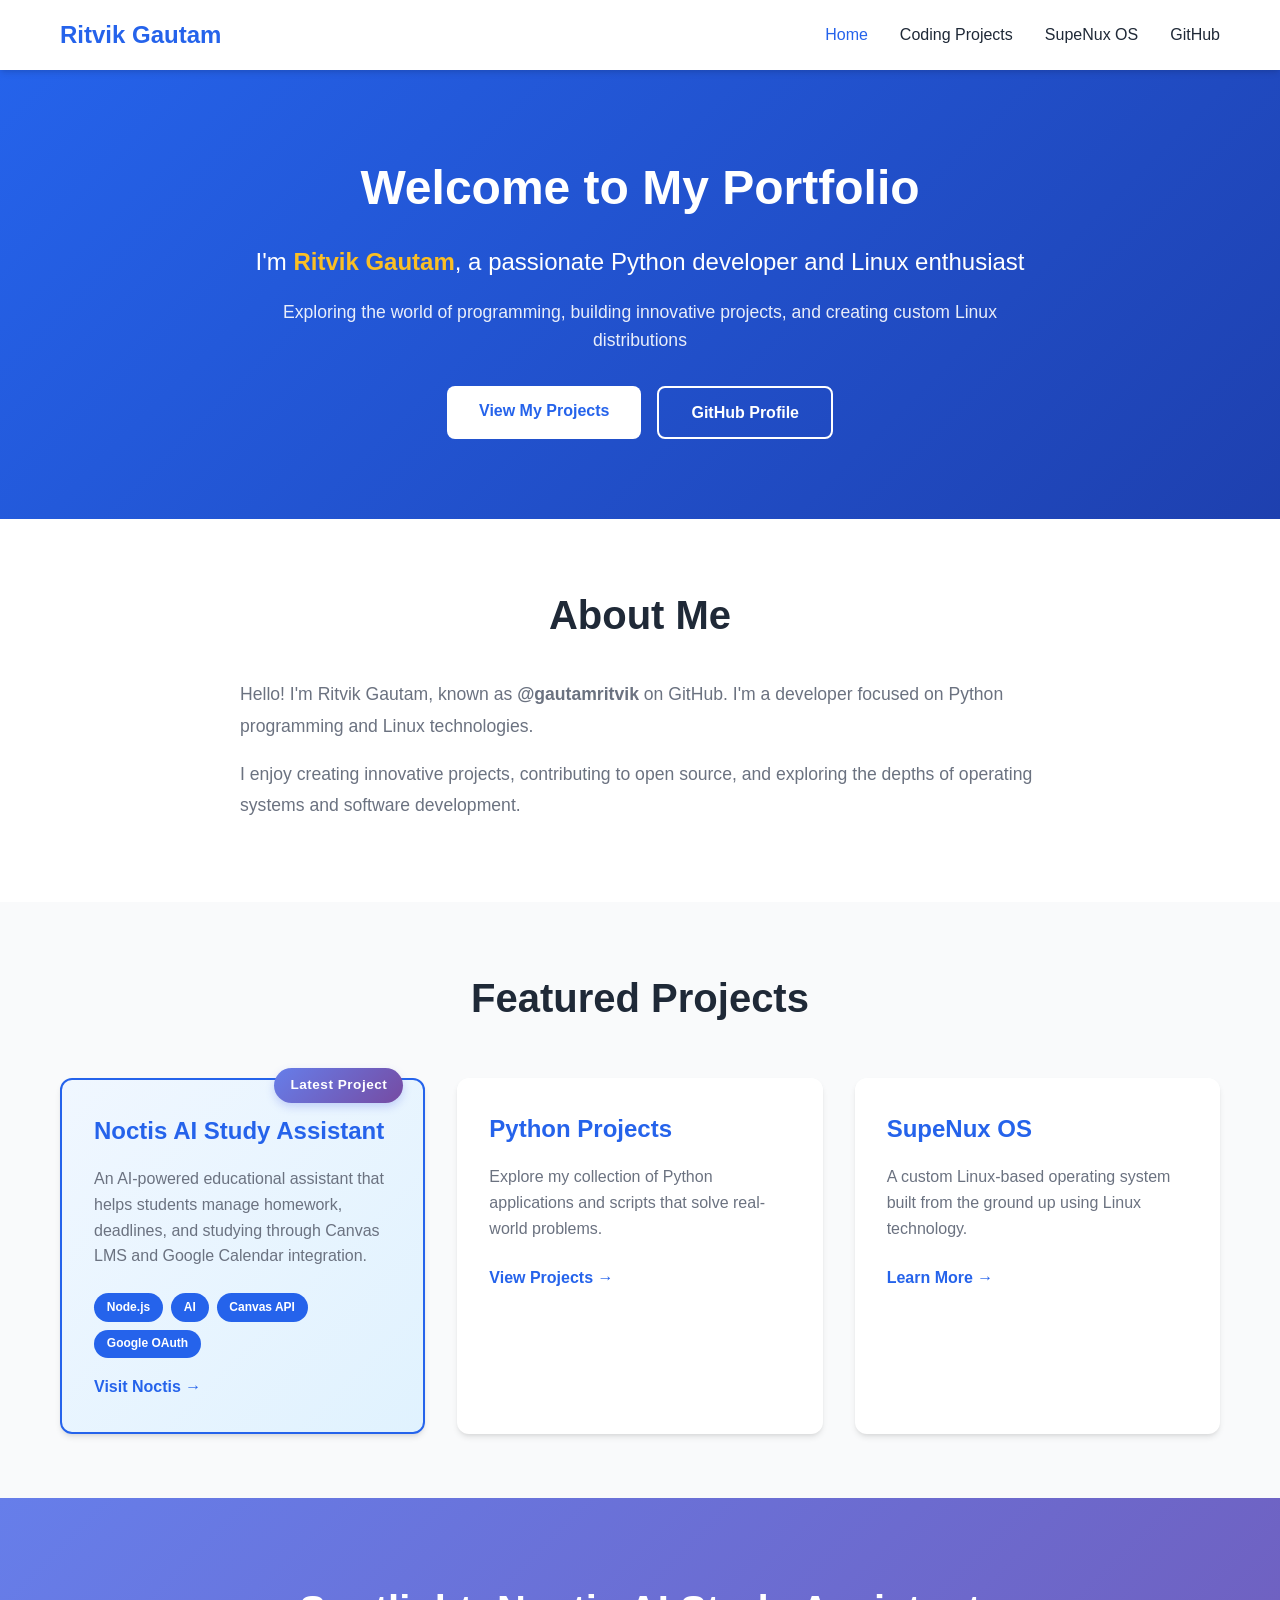
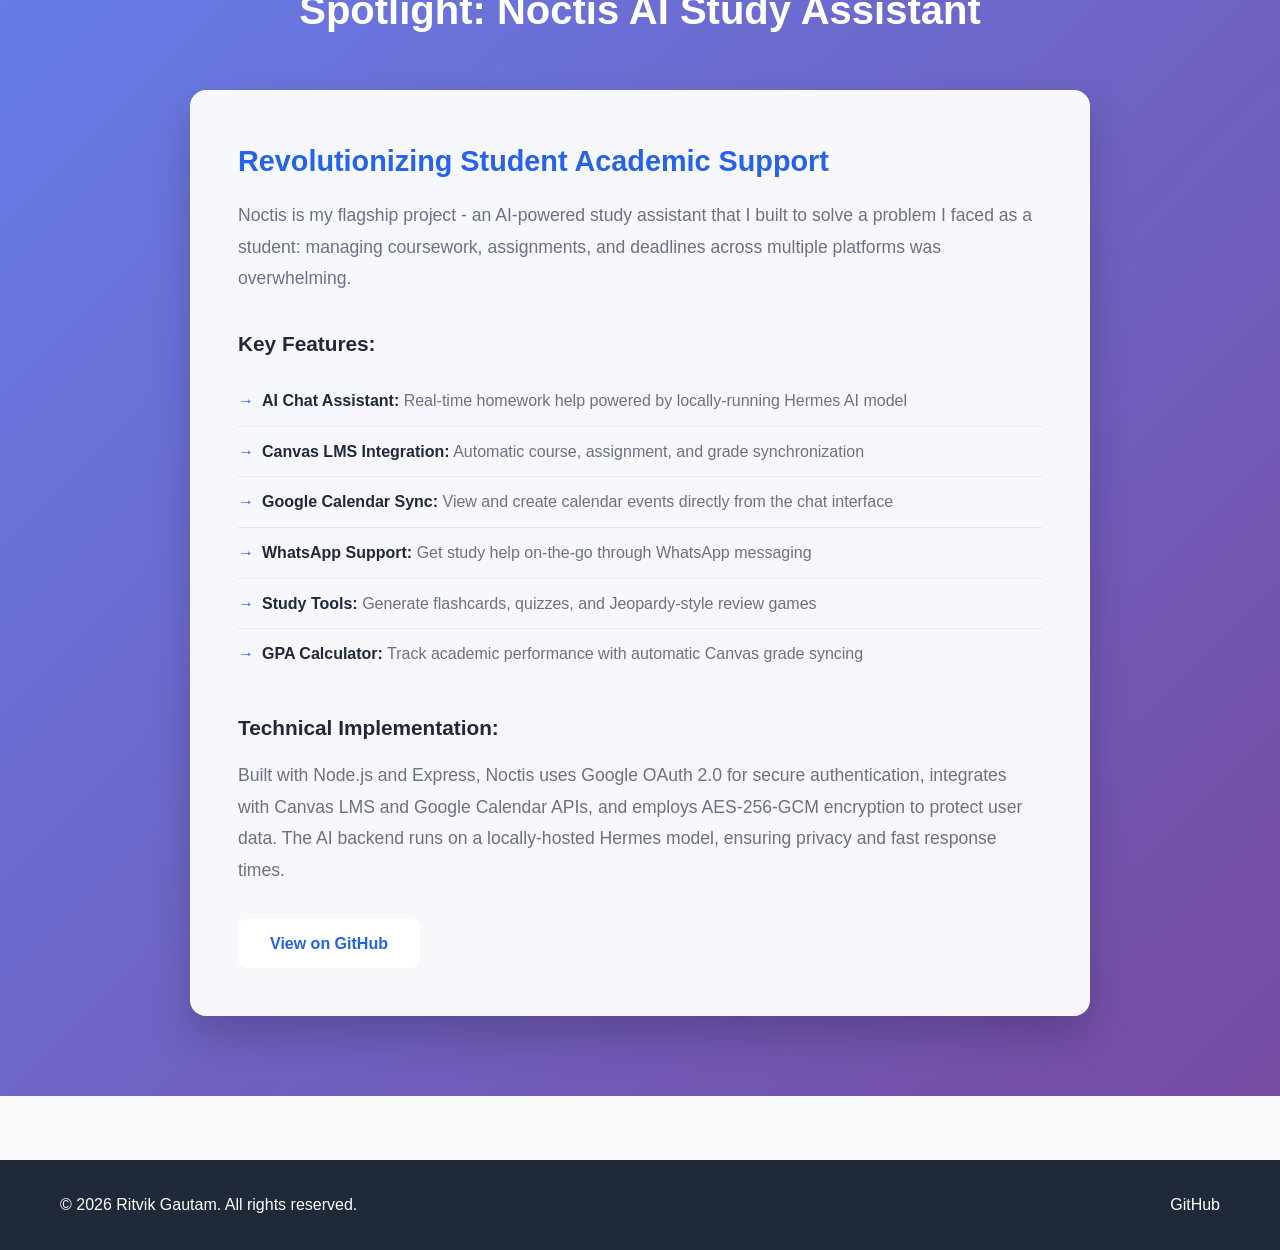
<file: index.html>
<!DOCTYPE html>
<html lang="en">
<head>
    <meta charset="UTF-8">
    <meta name="viewport" content="width=device-width, initial-scale=1.0">
    <meta name="description" content="Ritvik Gautam - Python Developer & Linux Enthusiast">
    <title>Ritvik Gautam - Developer Portfolio</title>
    <link rel="stylesheet" href="styles.css">
</head>
<body>
    <nav class="navbar">
        <div class="container">
            <div class="nav-brand">
                <h1>Ritvik Gautam</h1>
            </div>
            <ul class="nav-menu">
                <li><a href="index.html" class="active">Home</a></li>
                <li><a href="coding.html">Coding Projects</a></li>
                <li><a href="supenux.html">SupeNux OS</a></li>
                <li><a href="https://github.com/gautamritvik" target="_blank">GitHub</a></li>
            </ul>
        </div>
    </nav>

    <header class="hero">
        <div class="container">
            <div class="hero-content">
                <h2 class="hero-title">Welcome to My Portfolio</h2>
                <p class="hero-subtitle">I'm <span class="highlight">Ritvik Gautam</span>, a passionate Python developer and Linux enthusiast</p>
                <p class="hero-description">Exploring the world of programming, building innovative projects, and creating custom Linux distributions</p>
                <div class="hero-buttons">
                    <a href="coding.html" class="btn btn-primary">View My Projects</a>
                    <a href="https://github.com/gautamritvik" target="_blank" class="btn btn-secondary">GitHub Profile</a>
                </div>
            </div>
        </div>
    </header>

    <section class="about">
        <div class="container">
            <h2>About Me</h2>
            <div class="about-content">
                <p>Hello! I'm Ritvik Gautam, known as <strong>@gautamritvik</strong> on GitHub. I'm a developer focused on Python programming and Linux technologies.</p>
                <p>I enjoy creating innovative projects, contributing to open source, and exploring the depths of operating systems and software development.</p>
            </div>
        </div>
    </section>

    <section class="featured">
        <div class="container">
            <h2>Featured Projects</h2>
            <div class="projects-grid">
                <div class="project-card highlight-card">
                    <div class="badge">Latest Project</div>
                    <h3>Noctis AI Study Assistant</h3>
                    <p>An AI-powered educational assistant that helps students manage homework, deadlines, and studying through Canvas LMS and Google Calendar integration.</p>
                    <div class="tech-tags">
                        <span class="tag">Node.js</span>
                        <span class="tag">AI</span>
                        <span class="tag">Canvas API</span>
                        <span class="tag">Google OAuth</span>
                    </div>
                    <a href="https://noctis0.genhance.ai" target="_blank" class="card-link">Visit Noctis →</a>
                </div>
                <div class="project-card">
                    <h3>Python Projects</h3>
                    <p>Explore my collection of Python applications and scripts that solve real-world problems.</p>
                    <a href="coding.html" class="card-link">View Projects →</a>
                </div>
                <div class="project-card">
                    <h3>SupeNux OS</h3>
                    <p>A custom Linux-based operating system built from the ground up using Linux technology.</p>
                    <a href="supenux.html" class="card-link">Learn More →</a>
                </div>
            </div>
        </div>
    </section>

    <section class="noctis-showcase">
        <div class="container">
            <h2>Spotlight: Noctis AI Study Assistant</h2>
            <div class="noctis-content">
                <div class="noctis-description">
                    <h3>Revolutionizing Student Academic Support</h3>
                    <p>Noctis is my flagship project - an AI-powered study assistant that I built to solve a problem I faced as a student: managing coursework, assignments, and deadlines across multiple platforms was overwhelming.</p>
                    
                    <h4>Key Features:</h4>
                    <ul>
                        <li><strong>AI Chat Assistant:</strong> Real-time homework help powered by locally-running Hermes AI model</li>
                        <li><strong>Canvas LMS Integration:</strong> Automatic course, assignment, and grade synchronization</li>
                        <li><strong>Google Calendar Sync:</strong> View and create calendar events directly from the chat interface</li>
                        <li><strong>WhatsApp Support:</strong> Get study help on-the-go through WhatsApp messaging</li>
                        <li><strong>Study Tools:</strong> Generate flashcards, quizzes, and Jeopardy-style review games</li>
                        <li><strong>GPA Calculator:</strong> Track academic performance with automatic Canvas grade syncing</li>
                    </ul>

                    <h4>Technical Implementation:</h4>
                    <p>Built with Node.js and Express, Noctis uses Google OAuth 2.0 for secure authentication, integrates with Canvas LMS and Google Calendar APIs, and employs AES-256-GCM encryption to protect user data. The AI backend runs on a locally-hosted Hermes model, ensuring privacy and fast response times.</p>

                    <div class="noctis-buttons">
                        <a href="https://github.com/gautamritvik/Noctis-by-Ecliptic-AI-Labs-Website" target="_blank" class="btn btn-primary">View on GitHub</a>
                    </div>
                </div>
            </div>
        </div>
    </section>

    <footer class="footer">
        <div class="container">
            <p>&copy; 2026 Ritvik Gautam. All rights reserved.</p>
            <div class="social-links">
                <a href="https://github.com/gautamritvik" target="_blank">GitHub</a>
            </div>
        </div>
    </footer>

    <script src="script.js"></script>
</body>
</html>
</file>
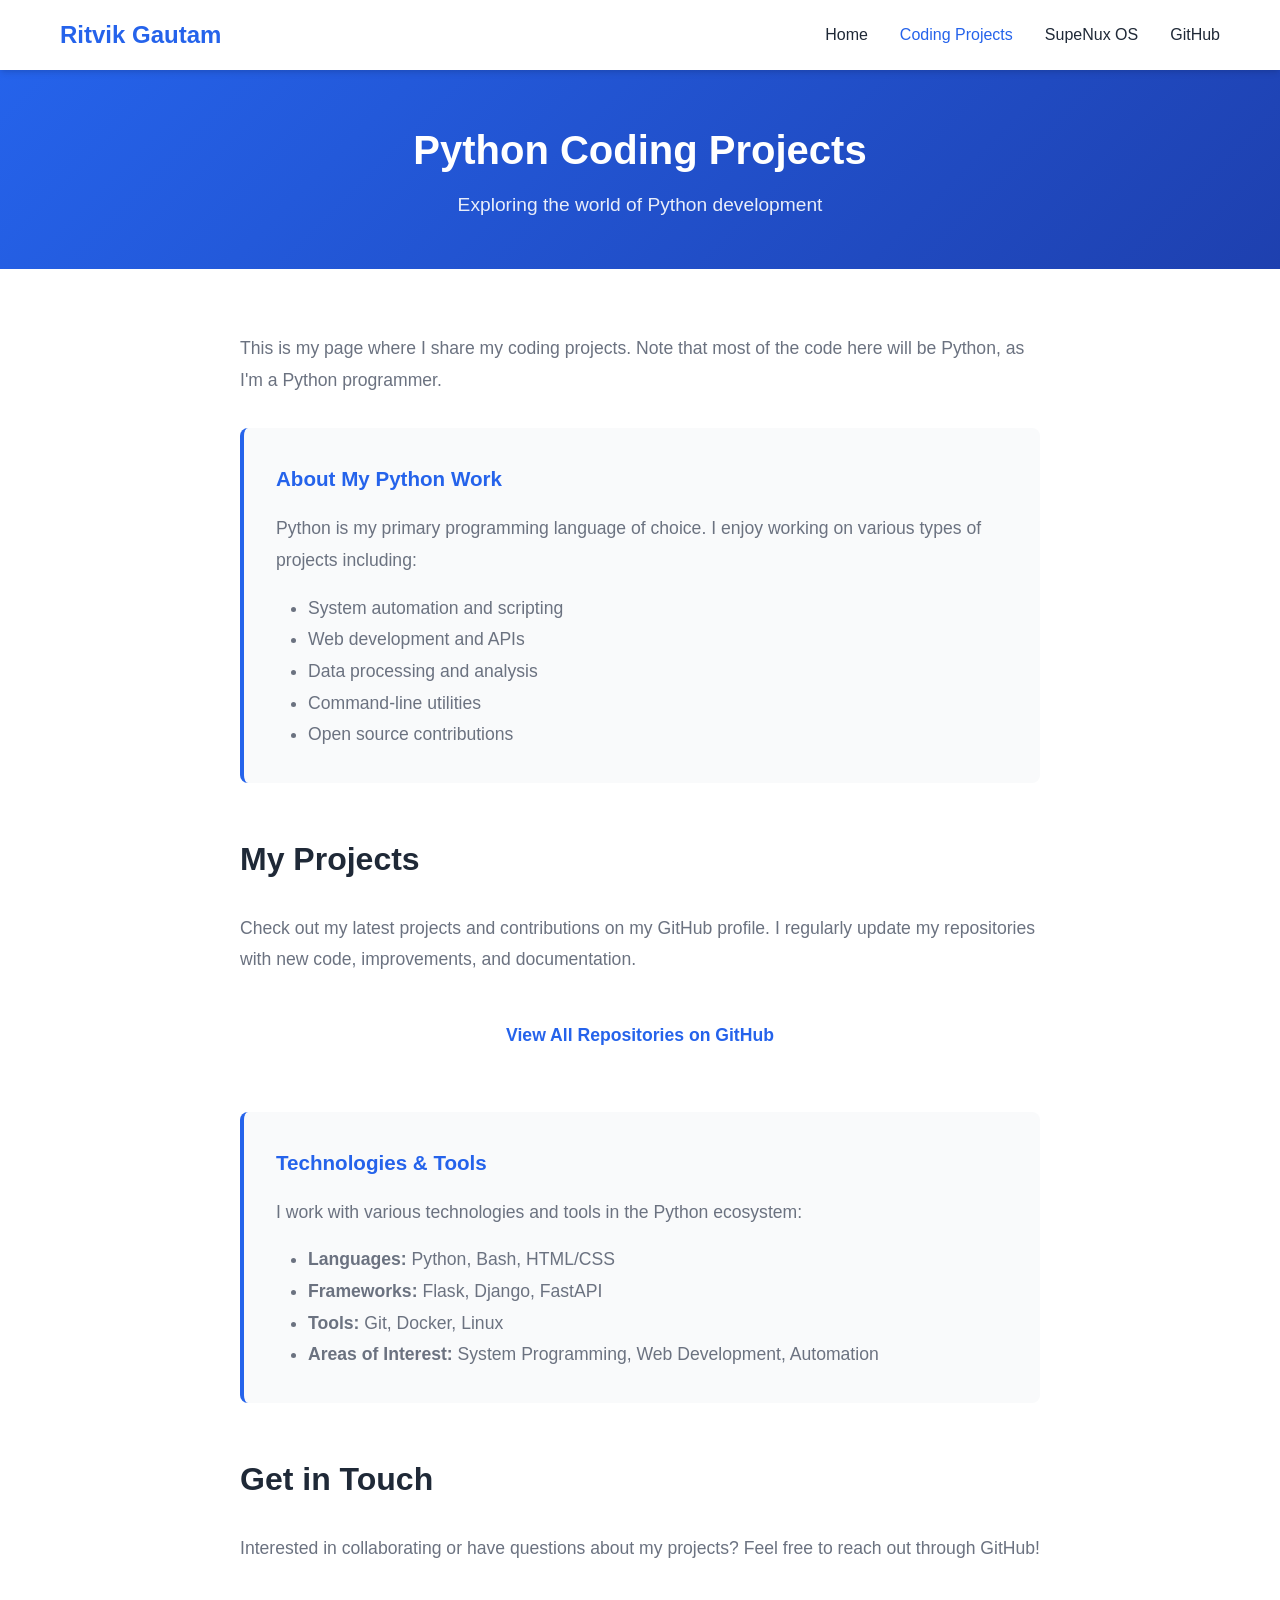
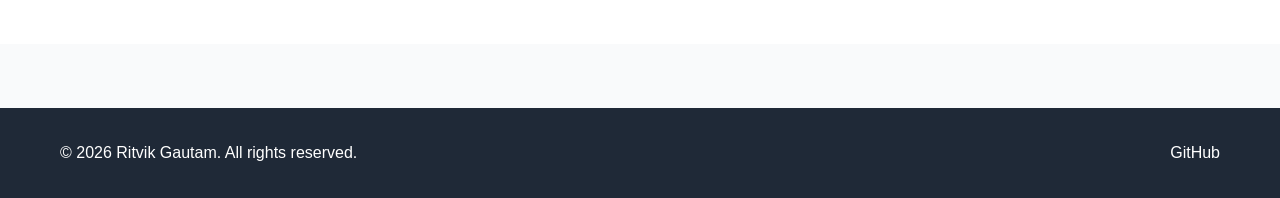
<file: coding.html>
<!DOCTYPE html>
<html lang="en">
<head>
    <meta charset="UTF-8">
    <meta name="viewport" content="width=device-width, initial-scale=1.0">
    <meta name="description" content="Ritvik Gautam's Python Coding Projects">
    <title>Coding Projects - Ritvik Gautam</title>
    <link rel="stylesheet" href="styles.css">
</head>
<body>
    <nav class="navbar">
        <div class="container">
            <div class="nav-brand">
                <h1>Ritvik Gautam</h1>
            </div>
            <ul class="nav-menu">
                <li><a href="index.html">Home</a></li>
                <li><a href="coding.html" class="active">Coding Projects</a></li>
                <li><a href="supenux.html">SupeNux OS</a></li>
                <li><a href="https://github.com/gautamritvik" target="_blank">GitHub</a></li>
            </ul>
        </div>
    </nav>

    <header class="page-header">
        <div class="container">
            <h1>Python Coding Projects</h1>
            <p>Exploring the world of Python development</p>
        </div>
    </header>

    <section class="content-section">
        <div class="container">
            <div class="about-content">
                <p>This is my page where I share my coding projects. Note that most of the code here will be Python, as I'm a Python programmer.</p>
                
                <div class="content-box">
                    <h3>About My Python Work</h3>
                    <p>Python is my primary programming language of choice. I enjoy working on various types of projects including:</p>
                    <ul style="margin-left: 2rem; margin-top: 1rem; color: var(--text-light); line-height: 1.8;">
                        <li>System automation and scripting</li>
                        <li>Web development and APIs</li>
                        <li>Data processing and analysis</li>
                        <li>Command-line utilities</li>
                        <li>Open source contributions</li>
                    </ul>
                </div>

                <h2 style="margin-top: 3rem;">My Projects</h2>
                <p>Check out my latest projects and contributions on my GitHub profile. I regularly update my repositories with new code, improvements, and documentation.</p>
                
                <div style="text-align: center; margin-top: 2rem;">
                    <a href="https://github.com/gautamritvik?tab=repositories" target="_blank" class="btn btn-primary">View All Repositories on GitHub</a>
                </div>

                <div class="content-box" style="margin-top: 3rem;">
                    <h3>Technologies & Tools</h3>
                    <p>I work with various technologies and tools in the Python ecosystem:</p>
                    <ul style="margin-left: 2rem; margin-top: 1rem; color: var(--text-light); line-height: 1.8;">
                        <li><strong>Languages:</strong> Python, Bash, HTML/CSS</li>
                        <li><strong>Frameworks:</strong> Flask, Django, FastAPI</li>
                        <li><strong>Tools:</strong> Git, Docker, Linux</li>
                        <li><strong>Areas of Interest:</strong> System Programming, Web Development, Automation</li>
                    </ul>
                </div>

                <h2 style="margin-top: 3rem;">Get in Touch</h2>
                <p>Interested in collaborating or have questions about my projects? Feel free to reach out through GitHub!</p>
            </div>
        </div>
    </section>

    <footer class="footer">
        <div class="container">
            <p>&copy; 2026 Ritvik Gautam. All rights reserved.</p>
            <div class="social-links">
                <a href="https://github.com/gautamritvik" target="_blank">GitHub</a>
            </div>
        </div>
    </footer>

    <script src="script.js"></script>
</body>
</html>
</file>
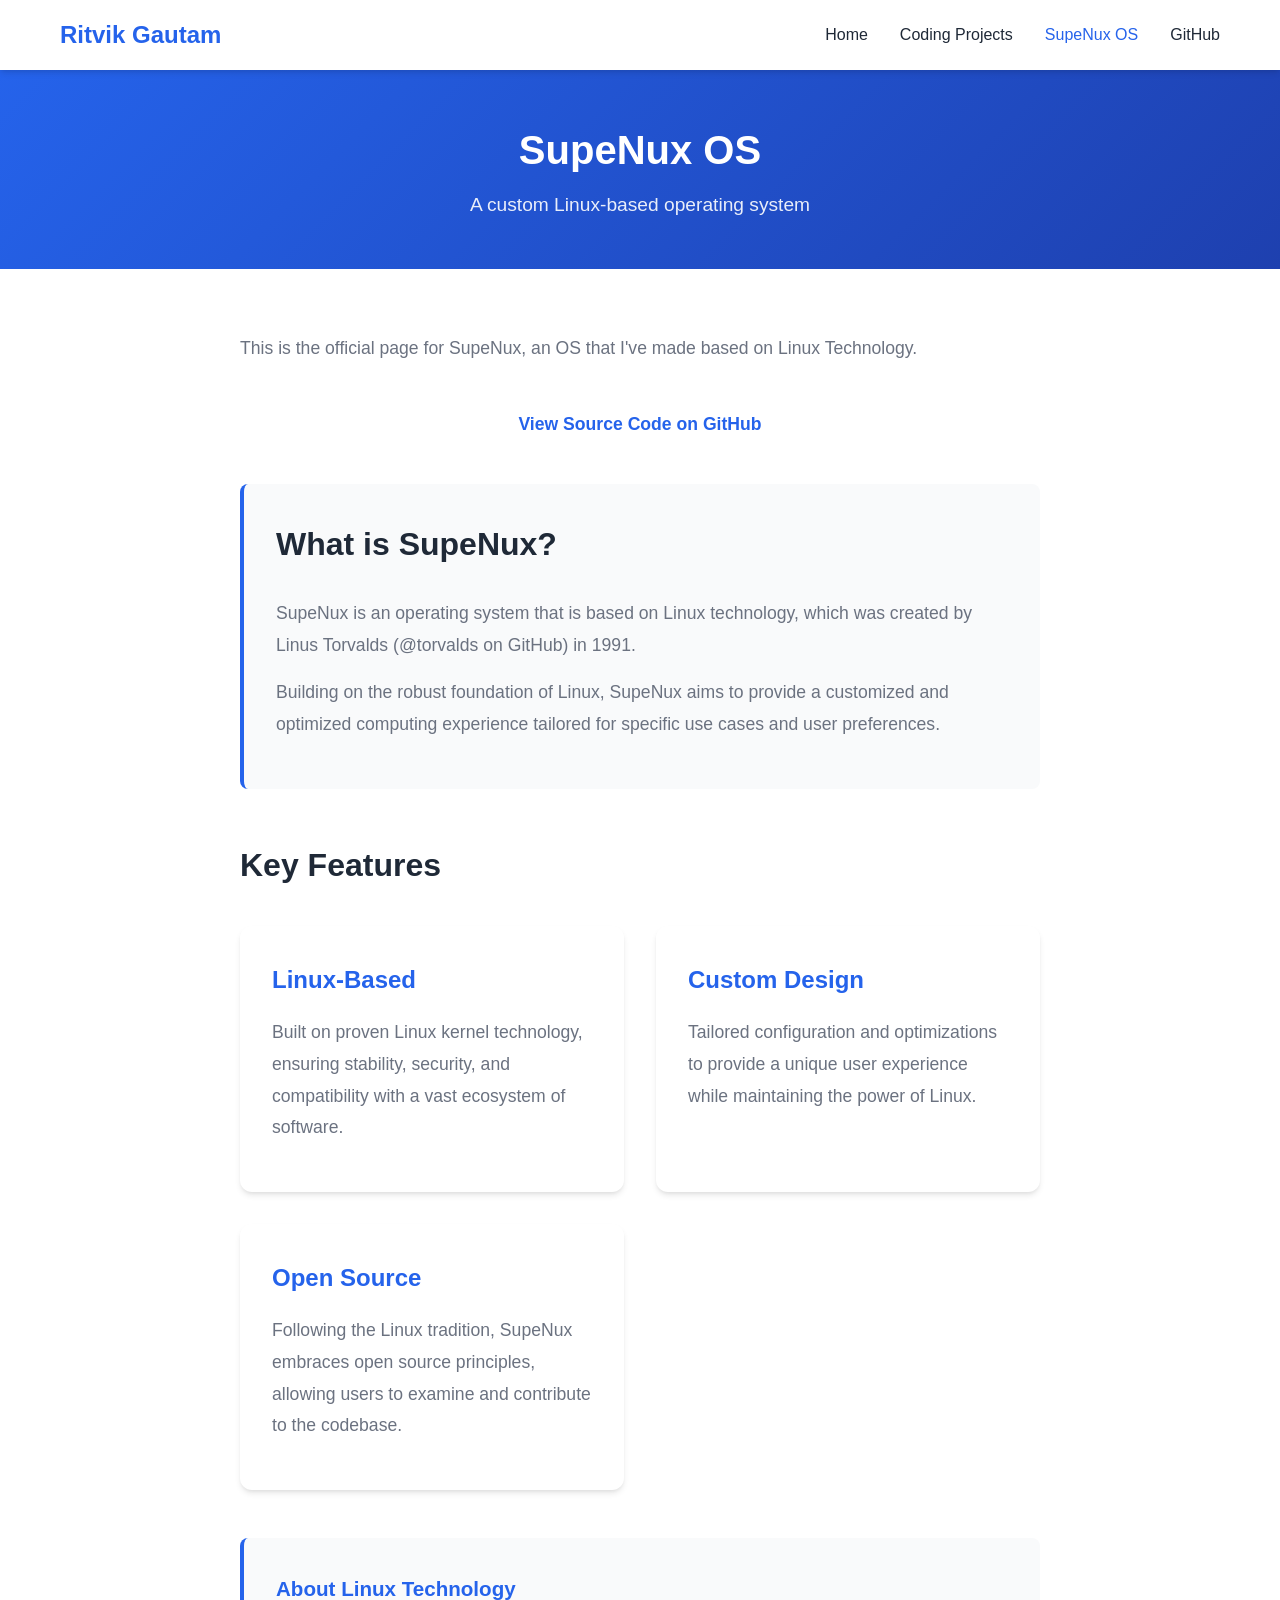
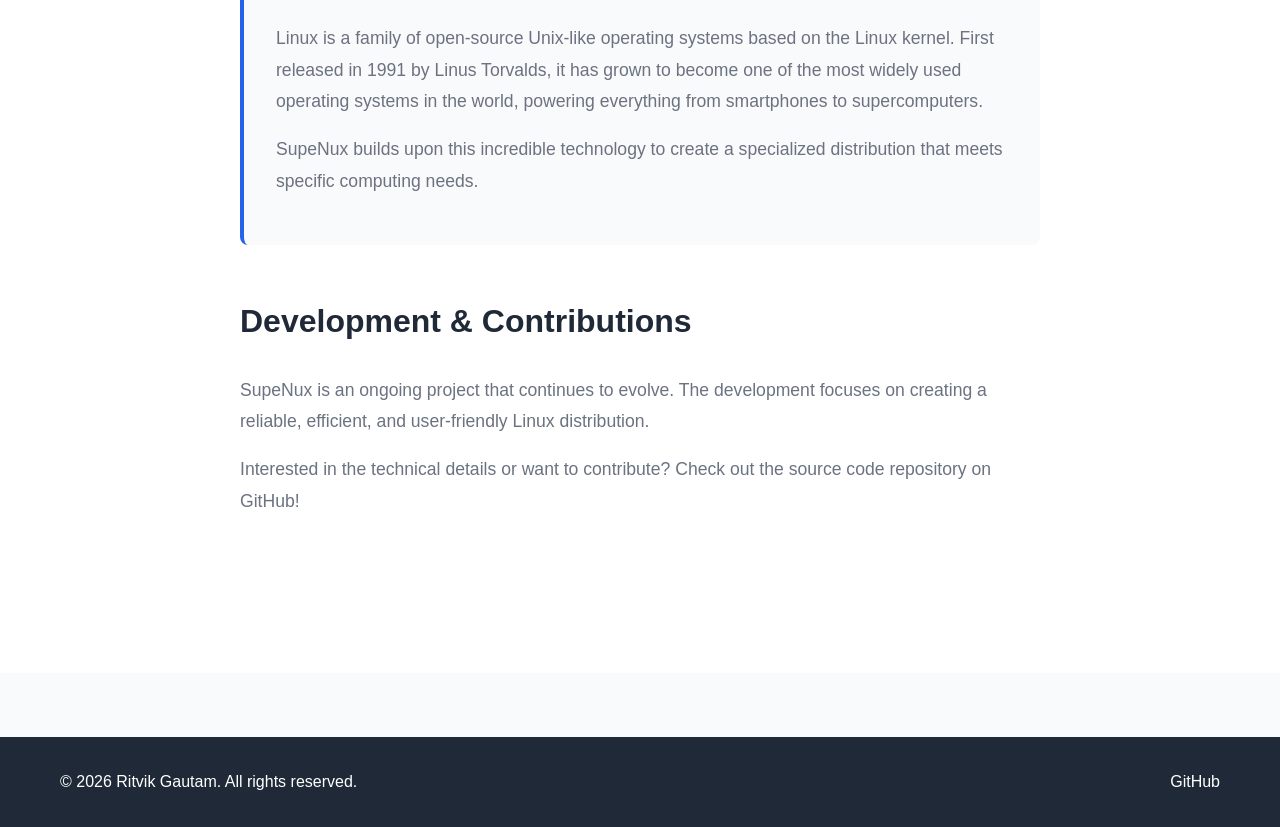
<file: supenux.html>
<!DOCTYPE html>
<html lang="en">
<head>
    <meta charset="UTF-8">
    <meta name="viewport" content="width=device-width, initial-scale=1.0">
    <meta name="description" content="SupeNux OS - A Linux-based operating system by Ritvik Gautam">
    <title>SupeNux OS - Ritvik Gautam</title>
    <link rel="stylesheet" href="styles.css">
</head>
<body>
    <nav class="navbar">
        <div class="container">
            <div class="nav-brand">
                <h1>Ritvik Gautam</h1>
            </div>
            <ul class="nav-menu">
                <li><a href="index.html">Home</a></li>
                <li><a href="coding.html">Coding Projects</a></li>
                <li><a href="supenux.html" class="active">SupeNux OS</a></li>
                <li><a href="https://github.com/gautamritvik" target="_blank">GitHub</a></li>
            </ul>
        </div>
    </nav>

    <header class="page-header">
        <div class="container">
            <h1>SupeNux OS</h1>
            <p>A custom Linux-based operating system</p>
        </div>
    </header>

    <section class="content-section">
        <div class="container">
            <div class="about-content">
                <p>This is the official page for SupeNux, an OS that I've made based on Linux Technology.</p>
                
                <div style="text-align: center; margin: 2rem 0;">
                    <a href="https://github.com/gautamritvik" target="_blank" class="btn btn-primary">View Source Code on GitHub</a>
                </div>

                <div class="content-box">
                    <h2>What is SupeNux?</h2>
                    <p>SupeNux is an operating system that is based on Linux technology, which was created by Linus Torvalds (@torvalds on GitHub) in 1991.</p>
                    <p style="margin-top: 1rem;">Building on the robust foundation of Linux, SupeNux aims to provide a customized and optimized computing experience tailored for specific use cases and user preferences.</p>
                </div>

                <h2 style="margin-top: 3rem;">Key Features</h2>
                <div class="projects-grid" style="margin-top: 2rem;">
                    <div class="project-card">
                        <h3>Linux-Based</h3>
                        <p>Built on proven Linux kernel technology, ensuring stability, security, and compatibility with a vast ecosystem of software.</p>
                    </div>
                    <div class="project-card">
                        <h3>Custom Design</h3>
                        <p>Tailored configuration and optimizations to provide a unique user experience while maintaining the power of Linux.</p>
                    </div>
                    <div class="project-card">
                        <h3>Open Source</h3>
                        <p>Following the Linux tradition, SupeNux embraces open source principles, allowing users to examine and contribute to the codebase.</p>
                    </div>
                </div>

                <div class="content-box" style="margin-top: 3rem;">
                    <h3>About Linux Technology</h3>
                    <p>Linux is a family of open-source Unix-like operating systems based on the Linux kernel. First released in 1991 by Linus Torvalds, it has grown to become one of the most widely used operating systems in the world, powering everything from smartphones to supercomputers.</p>
                    <p style="margin-top: 1rem;">SupeNux builds upon this incredible technology to create a specialized distribution that meets specific computing needs.</p>
                </div>

                <h2 style="margin-top: 3rem;">Development & Contributions</h2>
                <p>SupeNux is an ongoing project that continues to evolve. The development focuses on creating a reliable, efficient, and user-friendly Linux distribution.</p>
                <p style="margin-top: 1rem;">Interested in the technical details or want to contribute? Check out the source code repository on GitHub!</p>

                <div style="text-align: center; margin-top: 2rem;">
                    <a href="https://github.com/gautamritvik" target="_blank" class="btn btn-secondary">Explore the Repository</a>
                </div>
            </div>
        </div>
    </section>

    <footer class="footer">
        <div class="container">
            <p>&copy; 2026 Ritvik Gautam. All rights reserved.</p>
            <div class="social-links">
                <a href="https://github.com/gautamritvik" target="_blank">GitHub</a>
            </div>
        </div>
    </footer>

    <script src="script.js"></script>
</body>
</html>
</file>
<file: styles.css>
/* Reset and Base Styles */
* {
    margin: 0;
    padding: 0;
    box-sizing: border-box;
}

:root {
    --primary-color: #2563eb;
    --secondary-color: #1e40af;
    --accent-color: #60a5fa;
    --text-dark: #1f2937;
    --text-light: #6b7280;
    --bg-light: #f9fafb;
    --bg-white: #ffffff;
    --border-color: #e5e7eb;
    --shadow: 0 4px 6px -1px rgba(0, 0, 0, 0.1), 0 2px 4px -1px rgba(0, 0, 0, 0.06);
    --shadow-lg: 0 10px 15px -3px rgba(0, 0, 0, 0.1), 0 4px 6px -2px rgba(0, 0, 0, 0.05);
}

body {
    font-family: -apple-system, BlinkMacSystemFont, 'Segoe UI', 'Roboto', 'Oxygen', 'Ubuntu', 'Cantarell', sans-serif;
    line-height: 1.6;
    color: var(--text-dark);
    background-color: var(--bg-light);
}

.container {
    max-width: 1200px;
    margin: 0 auto;
    padding: 0 20px;
}

/* Navigation */
.navbar {
    background-color: var(--bg-white);
    box-shadow: var(--shadow);
    position: sticky;
    top: 0;
    z-index: 1000;
    padding: 1rem 0;
}

.navbar .container {
    display: flex;
    justify-content: space-between;
    align-items: center;
}

.nav-brand h1 {
    font-size: 1.5rem;
    color: var(--primary-color);
    font-weight: 700;
}

.nav-menu {
    display: flex;
    list-style: none;
    gap: 2rem;
}

.nav-menu a {
    text-decoration: none;
    color: var(--text-dark);
    font-weight: 500;
    transition: color 0.3s ease;
    padding: 0.5rem 0;
}

.nav-menu a:hover,
.nav-menu a.active {
    color: var(--primary-color);
}

/* Hero Section */
.hero {
    background: linear-gradient(135deg, var(--primary-color) 0%, var(--secondary-color) 100%);
    color: white;
    padding: 5rem 0;
    text-align: center;
}

.hero-content {
    max-width: 800px;
    margin: 0 auto;
}

.hero-title {
    font-size: 3rem;
    font-weight: 800;
    margin-bottom: 1rem;
    animation: fadeInUp 0.8s ease;
}

.hero-subtitle {
    font-size: 1.5rem;
    margin-bottom: 1rem;
    animation: fadeInUp 0.8s ease 0.2s backwards;
}

.highlight {
    color: #fbbf24;
    font-weight: 700;
}

.hero-description {
    font-size: 1.1rem;
    margin-bottom: 2rem;
    opacity: 0.9;
    animation: fadeInUp 0.8s ease 0.4s backwards;
}

.hero-buttons {
    display: flex;
    gap: 1rem;
    justify-content: center;
    flex-wrap: wrap;
    animation: fadeInUp 0.8s ease 0.6s backwards;
}

.btn {
    padding: 0.75rem 2rem;
    border-radius: 0.5rem;
    text-decoration: none;
    font-weight: 600;
    transition: all 0.3s ease;
    display: inline-block;
}

.btn-primary {
    background-color: white;
    color: var(--primary-color);
}

.btn-primary:hover {
    transform: translateY(-2px);
    box-shadow: var(--shadow-lg);
}

.btn-secondary {
    background-color: transparent;
    color: white;
    border: 2px solid white;
}

.btn-secondary:hover {
    background-color: white;
    color: var(--primary-color);
}

/* About Section */
.about {
    padding: 4rem 0;
    background-color: var(--bg-white);
}

.about h2 {
    text-align: center;
    font-size: 2.5rem;
    margin-bottom: 2rem;
    color: var(--text-dark);
}

.about-content {
    max-width: 800px;
    margin: 0 auto;
    font-size: 1.1rem;
    line-height: 1.8;
    color: var(--text-light);
}

.about-content p {
    margin-bottom: 1rem;
}

/* Featured Projects Section */
.featured {
    padding: 4rem 0;
    background-color: var(--bg-light);
}

.featured h2 {
    text-align: center;
    font-size: 2.5rem;
    margin-bottom: 3rem;
    color: var(--text-dark);
}

.projects-grid {
    display: grid;
    grid-template-columns: repeat(auto-fit, minmax(300px, 1fr));
    gap: 2rem;
    margin-top: 2rem;
}

.project-card {
    background-color: var(--bg-white);
    padding: 2rem;
    border-radius: 0.75rem;
    box-shadow: var(--shadow);
    transition: all 0.3s ease;
}

.project-card:hover {
    transform: translateY(-5px);
    box-shadow: var(--shadow-lg);
}

.project-card h3 {
    font-size: 1.5rem;
    color: var(--primary-color);
    margin-bottom: 1rem;
}

.project-card p {
    color: var(--text-light);
    margin-bottom: 1.5rem;
    line-height: 1.6;
}

.card-link {
    color: var(--primary-color);
    text-decoration: none;
    font-weight: 600;
    transition: color 0.3s ease;
}

.card-link:hover {
    color: var(--secondary-color);
}

/* Content Pages */
.page-header {
    background: linear-gradient(135deg, var(--primary-color) 0%, var(--secondary-color) 100%);
    color: white;
    padding: 3rem 0;
    text-align: center;
}

.page-header h1 {
    font-size: 2.5rem;
    margin-bottom: 0.5rem;
}

.page-header p {
    font-size: 1.2rem;
    opacity: 0.9;
}

.content-section {
    padding: 4rem 0;
    background-color: var(--bg-white);
}

.content-section h2 {
    font-size: 2rem;
    margin-bottom: 1.5rem;
    color: var(--text-dark);
}

.content-section p {
    font-size: 1.1rem;
    line-height: 1.8;
    color: var(--text-light);
    margin-bottom: 1rem;
}

.content-box {
    background-color: var(--bg-light);
    padding: 2rem;
    border-radius: 0.5rem;
    border-left: 4px solid var(--primary-color);
    margin: 2rem 0;
}

.content-box h3 {
    color: var(--primary-color);
    margin-bottom: 1rem;
}

/* Footer */
.footer {
    background-color: var(--text-dark);
    color: white;
    padding: 2rem 0;
    text-align: center;
    margin-top: 4rem;
}

/* Noctis Highlight Card */
.highlight-card {
    position: relative;
    border: 2px solid var(--primary-color);
    background: linear-gradient(135deg, #f0f7ff 0%, #e0f2fe 100%);
}

.highlight-card .badge {
    position: absolute;
    top: -12px;
    right: 20px;
    background: linear-gradient(135deg, #667eea 0%, #764ba2 100%);
    color: white;
    padding: 0.4rem 1rem;
    border-radius: 20px;
    font-size: 0.85rem;
    font-weight: 700;
    letter-spacing: 0.5px;
    box-shadow: 0 4px 8px rgba(102, 126, 234, 0.3);
}

.tech-tags {
    display: flex;
    flex-wrap: wrap;
    gap: 0.5rem;
    margin-bottom: 1rem;
}

.tag {
    background-color: var(--primary-color);
    color: white;
    padding: 0.3rem 0.8rem;
    border-radius: 15px;
    font-size: 0.75rem;
    font-weight: 600;
}

/* Noctis Showcase Section */
.noctis-showcase {
    padding: 5rem 0;
    background: linear-gradient(135deg, #667eea 0%, #764ba2 100%);
    color: white;
}

.noctis-showcase h2 {
    text-align: center;
    font-size: 2.5rem;
    margin-bottom: 3rem;
    color: white;
}

.noctis-content {
    max-width: 900px;
    margin: 0 auto;
    background: rgba(255, 255, 255, 0.95);
    padding: 3rem;
    border-radius: 1rem;
    box-shadow: 0 20px 40px rgba(0, 0, 0, 0.2);
}

.noctis-description {
    color: var(--text-dark);
}

.noctis-description h3 {
    font-size: 1.8rem;
    color: var(--primary-color);
    margin-bottom: 1rem;
}

.noctis-description h4 {
    font-size: 1.3rem;
    color: var(--text-dark);
    margin-top: 2rem;
    margin-bottom: 1rem;
}

.noctis-description p {
    font-size: 1.1rem;
    line-height: 1.8;
    color: var(--text-light);
    margin-bottom: 1.5rem;
}

.noctis-description ul {
    list-style: none;
    padding: 0;
    margin: 1rem 0 2rem 0;
}

.noctis-description li {
    padding: 0.75rem 0;
    padding-left: 1.5rem;
    position: relative;
    font-size: 1rem;
    line-height: 1.6;
    color: var(--text-light);
    border-bottom: 1px solid var(--border-color);
}

.noctis-description li:last-child {
    border-bottom: none;
}

.noctis-description li:before {
    content: "→";
    position: absolute;
    left: 0;
    color: var(--primary-color);
    font-weight: bold;
}

.noctis-description strong {
    color: var(--text-dark);
}

.noctis-buttons {
    display: flex;
    gap: 1rem;
    margin-top: 2rem;
    flex-wrap: wrap;
}

.footer {
    background-color: var(--text-dark);
    color: white;
    padding: 2rem 0;
    text-align: center;
    margin-top: 4rem;
}

.footer .container {
    display: flex;
    justify-content: space-between;
    align-items: center;
    flex-wrap: wrap;
    gap: 1rem;
}

.social-links {
    display: flex;
    gap: 1.5rem;
}

.social-links a {
    color: white;
    text-decoration: none;
    transition: color 0.3s ease;
}

.social-links a:hover {
    color: var(--accent-color);
}

/* Animations */
@keyframes fadeInUp {
    from {
        opacity: 0;
        transform: translateY(30px);
    }
    to {
        opacity: 1;
        transform: translateY(0);
    }
}

/* Responsive Design */
@media (max-width: 768px) {
    .nav-menu {
        gap: 1rem;
        font-size: 0.9rem;
    }

    .hero-title {
        font-size: 2rem;
    }

    .hero-subtitle {
        font-size: 1.2rem;
    }

    .about h2,
    .featured h2 {
        font-size: 2rem;
    }

    .projects-grid {
        grid-template-columns: 1fr;
    }

    .footer .container {
        flex-direction: column;
        text-align: center;
    }
}

@media (max-width: 480px) {
    .navbar .container {
        flex-direction: column;
        gap: 1rem;
    }

    .nav-menu {
        flex-wrap: wrap;
        justify-content: center;
    }

    .hero {
        padding: 3rem 0;
    }

    .hero-title {
        font-size: 1.75rem;
    }
}
</file>
